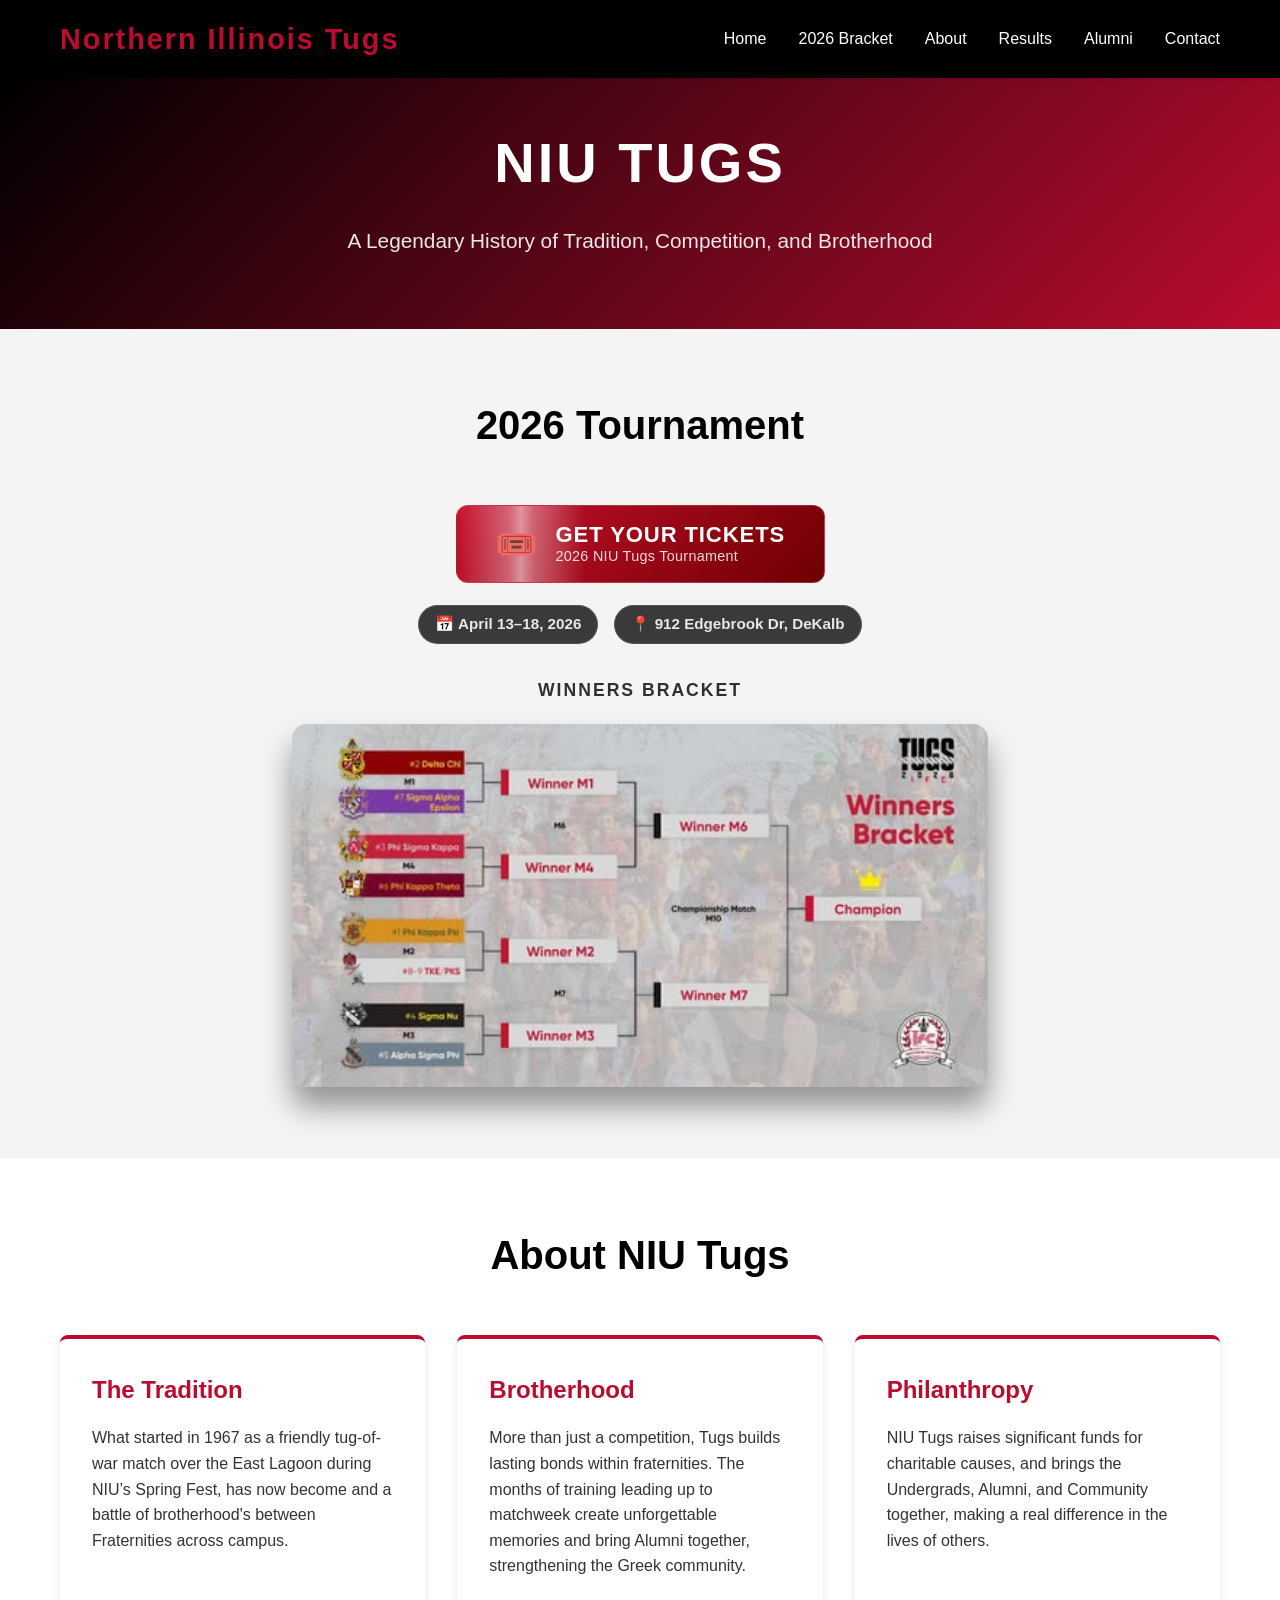
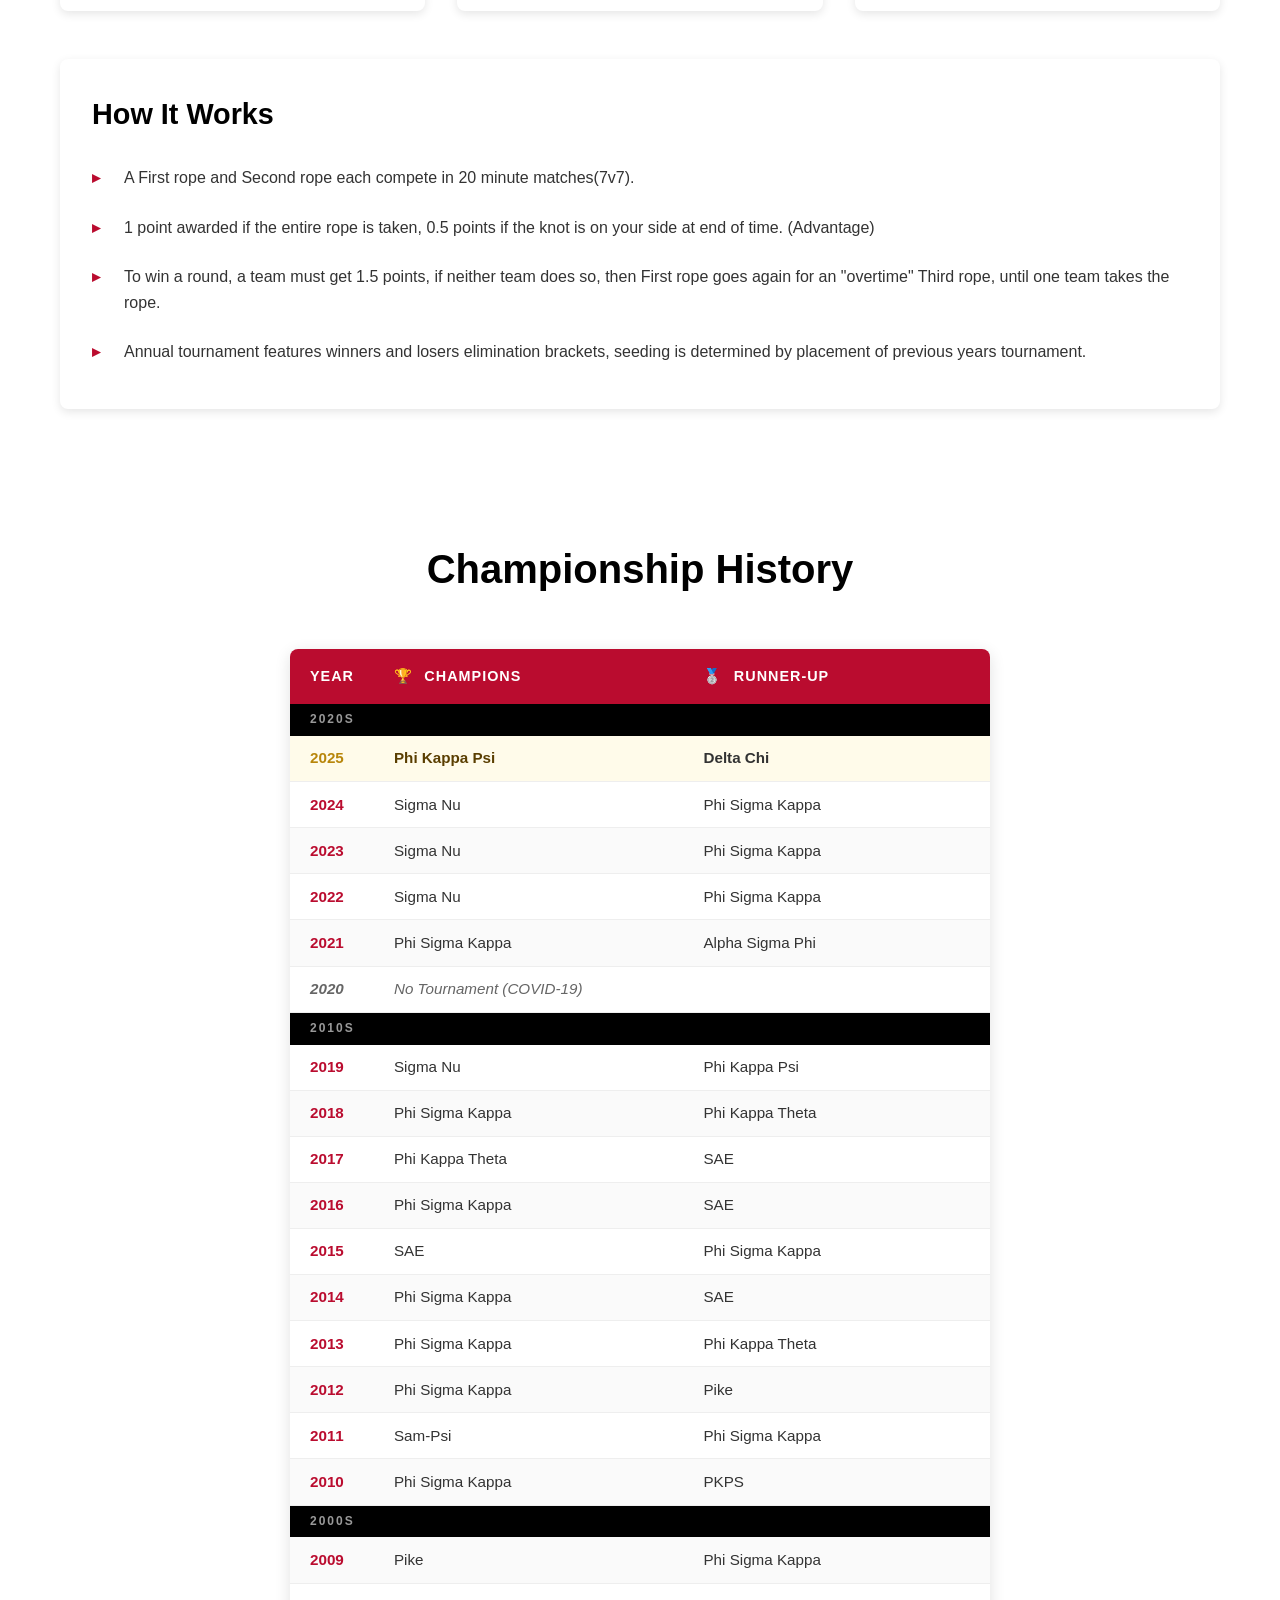
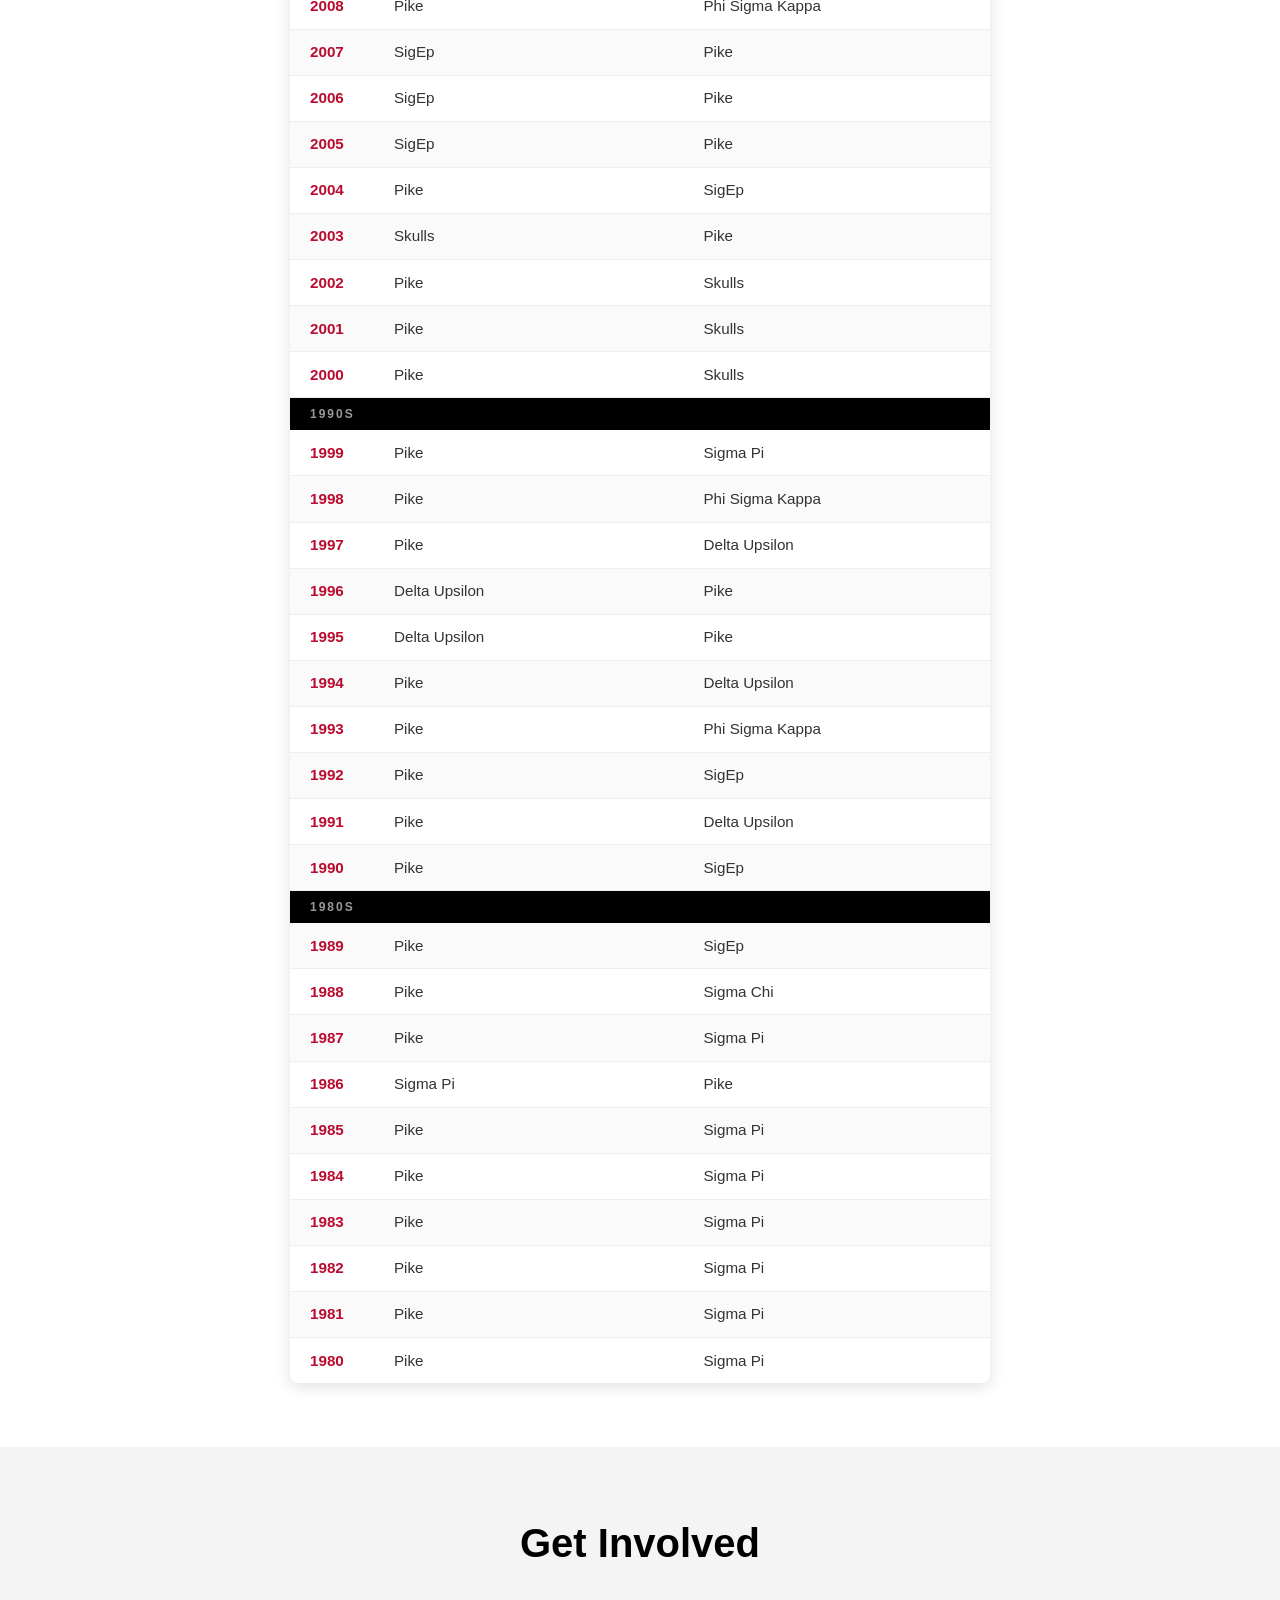
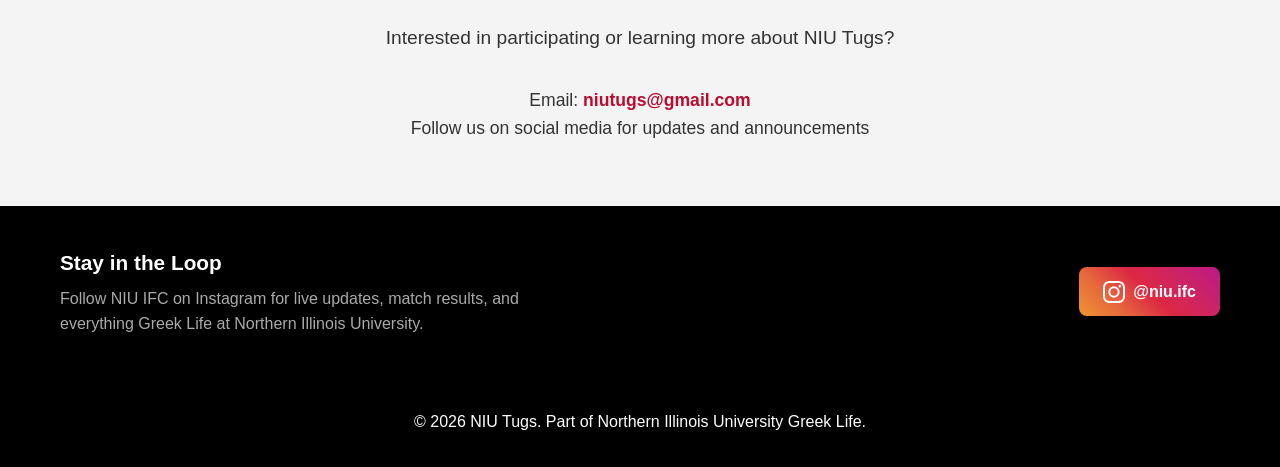
<file: index.html>
<!DOCTYPE html>
<html lang="en">
<head>
    <meta charset="UTF-8">
    <meta name="viewport" content="width=device-width, initial-scale=1.0">
    <title>NIU Tugs 2026 — Tournament Week April 13–18 | NIU Greek Life</title>
    <meta name="description" content="The 2026 NIU Tugs tournament is here. Tournament week runs April 13–18 on NIU campus. View the bracket, results history, and learn about this 60-year Greek fraternity tradition.">
    <meta property="og:title" content="NIU Tugs 2026 — Tournament Week April 13–18">
    <meta property="og:description" content="The 2026 NIU Tugs bracket is set. Tournament week runs April 13–18 on NIU campus. 60 years of tug-of-war tradition in NIU Greek Life.">
    <meta property="og:image" content="https://niutugs.com/Wbracket2026.jpg">
    <meta property="og:url" content="https://niutugs.com">
    <meta property="og:type" content="website">
    <link rel="stylesheet" href="styles.css">
</head>
<body>
    <header>
        <nav>
            <div class="container">
                <h1 class="logo">Northern Illinois Tugs</h1>
                <ul class="nav-links">
                    <li><a href="#home">Home</a></li>
                    <li><a href="#tournament">2026 Bracket</a></li>
                    <li><a href="#about">About</a></li>
                    <li><a href="#results">Results</a></li>
                    <li><a href="alumni.html">Alumni</a></li>
                    <li><a href="#contact">Contact</a></li>
                </ul>
            </div>
        </nav>
    </header>

    <section id="home" class="hero">
        <div class="hero-content">
            <h2>NIU Tugs</h2>
            <p class="tagline">A Legendary History of Tradition, Competition, and Brotherhood</p>
        </div>
    </section>

    <section id="tournament" class="section section-dark">
        <div class="container">
            <h2>2026 Tournament</h2>
            <div class="btn-tickets-wrap">
                <a href="https://niuifc.crowdchange.co/58517?utm_source=ig&utm_medium=social&utm_content=link_in_bio&fbclid=PAZXh0bgNhZW0CMTEAc3J0YwZhcHBfaWQMMjU2MjgxMDQwNTU4AAGn2H4PxRB5b4_q0HR2CeDqmy2hCF09oD0bhwdTK_wP4nHBpM2VKMybb9nrBdA_aem_qrv4jBxaB9uOyIC0-kVtwQ" target="_blank" rel="noopener" class="btn-tickets">
                    <span class="btn-tickets-icon">🎟️</span>
                    <span class="btn-tickets-text">
                        <span class="btn-tickets-label">Get Your Tickets</span>
                        <span class="btn-tickets-sub">2026 NIU Tugs Tournament</span>
                    </span>
                </a>
            </div>
            <div class="tournament-meta">
                <span class="tournament-badge">&#128197; April 13–18, 2026</span>
                <a href="https://www.google.com/maps/place/912+Edgebrook+Dr,+DeKalb,+IL+60115/@41.9468207,-88.768852,364m/data=!3m1!1e3!4m6!3m5!1s0x880f2addf4143705:0xee4ebbb374c01831!8m2!3d41.9468027!4d-88.7689575!16s%2Fg%2F11c25qjf4_?entry=ttu&g_ep=EgoyMDI2MDQwMS4wIKXMDSoASAFQAw%3D%3D" target="_blank" rel="noopener" class="tournament-badge tournament-badge-link">&#128205; 912 Edgebrook Dr, DeKalb</a>
            </div>
            <h3 class="bracket-label">Winners Bracket</h3>
            <div class="bracket-img-wrap">
                <img src="Wbracket2026.jpg" alt="2026 NIU Tugs Winners Bracket" class="bracket-img">
            </div>
        </div>
    </section>

    <section id="about" class="section">
        <div class="container">
            <h2>About NIU Tugs</h2>
            <div class="about-grid">
                <div class="about-card">
                    <h3>The Tradition</h3>
                    <p>What started in 1967 as a friendly tug-of-war match over the East Lagoon during NIU’s Spring Fest, has now become and a battle of brotherhood's between Fraternities across campus.</p>
                </div>
                <div class="about-card">
                    <h3>Brotherhood</h3>
                    <p>More than just a competition, Tugs builds lasting bonds within fraternities. The months of training leading up to matchweek create unforgettable memories and bring Alumni together, strengthening the Greek community.</p>
                </div>
                <div class="about-card">
                    <h3>Philanthropy</h3>
                    <p>NIU Tugs raises significant funds for charitable causes, and brings the Undergrads, Alumni, and Community together, making a real difference in the lives of others.</p>
                </div>
            </div>

            <div class="rules-section">
                <h3>How It Works</h3>
                <ul class="rules-list">
                    <li>A First rope and Second rope each compete in 20 minute matches(7v7).  </li>
                    <li>1 point awarded if the entire rope is taken, 0.5 points if the knot is on your side at end of time. (Advantage)</li>
                    <li>To win a round, a team must get 1.5 points, if neither team does so, then First rope goes again for an "overtime" Third rope, until one team takes the rope.  </li>
                    <li>Annual tournament features winners and losers elimination brackets, seeding is determined by placement of previous years tournament.</li>
                </ul>
            </div>
        </div>
    </section>

    <section id="results" class="section">
        <div class="container">
            <h2>Championship History</h2>
            <table class="results-table">
                <thead>
                    <tr>
                        <th>Year</th>
                        <th><span class="medal gold">&#127942;</span> Champions</th>
                        <th><span class="medal silver">&#129352;</span> Runner-Up</th>
                    </tr>
                </thead>
                <tbody>
                    <tr class="decade-header"><td colspan="3">2020s</td></tr>
                    <tr class="recent-champion"><td>2025</td><td>Phi Kappa Psi</td><td>Delta Chi</td></tr>
                    <tr><td>2024</td><td>Sigma Nu</td><td>Phi Sigma Kappa</td></tr>
                    <tr><td>2023</td><td>Sigma Nu</td><td>Phi Sigma Kappa</td></tr>
                    <tr><td>2022</td><td>Sigma Nu</td><td>Phi Sigma Kappa</td></tr>
                    <tr><td>2021</td><td>Phi Sigma Kappa</td><td>Alpha Sigma Phi</td></tr>
                    <tr class="no-tournament"><td>2020</td><td colspan="2">No Tournament (COVID-19)</td></tr>
                    <tr class="decade-header"><td colspan="3">2010s</td></tr>
                    <tr><td>2019</td><td>Sigma Nu</td><td>Phi Kappa Psi</td></tr>
                    <tr><td>2018</td><td>Phi Sigma Kappa</td><td>Phi Kappa Theta</td></tr>
                    <tr><td>2017</td><td>Phi Kappa Theta</td><td>SAE</td></tr>
                    <tr><td>2016</td><td>Phi Sigma Kappa</td><td>SAE</td></tr>
                    <tr><td>2015</td><td>SAE</td><td>Phi Sigma Kappa</td></tr>
                    <tr><td>2014</td><td>Phi Sigma Kappa</td><td>SAE</td></tr>
                    <tr><td>2013</td><td>Phi Sigma Kappa</td><td>Phi Kappa Theta</td></tr>
                    <tr><td>2012</td><td>Phi Sigma Kappa</td><td>Pike</td></tr>
                    <tr><td>2011</td><td>Sam-Psi</td><td>Phi Sigma Kappa</td></tr>
                    <tr><td>2010</td><td>Phi Sigma Kappa</td><td>PKPS</td></tr>
                    <tr class="decade-header"><td colspan="3">2000s</td></tr>
                    <tr><td>2009</td><td>Pike</td><td>Phi Sigma Kappa</td></tr>
                    <tr><td>2008</td><td>Pike</td><td>Phi Sigma Kappa</td></tr>
                    <tr><td>2007</td><td>SigEp</td><td>Pike</td></tr>
                    <tr><td>2006</td><td>SigEp</td><td>Pike</td></tr>
                    <tr><td>2005</td><td>SigEp</td><td>Pike</td></tr>
                    <tr><td>2004</td><td>Pike</td><td>SigEp</td></tr>
                    <tr><td>2003</td><td>Skulls</td><td>Pike</td></tr>
                    <tr><td>2002</td><td>Pike</td><td>Skulls</td></tr>
                    <tr><td>2001</td><td>Pike</td><td>Skulls</td></tr>
                    <tr><td>2000</td><td>Pike</td><td>Skulls</td></tr>
                    <tr class="decade-header"><td colspan="3">1990s</td></tr>
                    <tr><td>1999</td><td>Pike</td><td>Sigma Pi</td></tr>
                    <tr><td>1998</td><td>Pike</td><td>Phi Sigma Kappa</td></tr>
                    <tr><td>1997</td><td>Pike</td><td>Delta Upsilon</td></tr>
                    <tr><td>1996</td><td>Delta Upsilon</td><td>Pike</td></tr>
                    <tr><td>1995</td><td>Delta Upsilon</td><td>Pike</td></tr>
                    <tr><td>1994</td><td>Pike</td><td>Delta Upsilon</td></tr>
                    <tr><td>1993</td><td>Pike</td><td>Phi Sigma Kappa</td></tr>
                    <tr><td>1992</td><td>Pike</td><td>SigEp</td></tr>
                    <tr><td>1991</td><td>Pike</td><td>Delta Upsilon</td></tr>
                    <tr><td>1990</td><td>Pike</td><td>SigEp</td></tr>
                    <tr class="decade-header"><td colspan="3">1980s</td></tr>
                    <tr><td>1989</td><td>Pike</td><td>SigEp</td></tr>
                    <tr><td>1988</td><td>Pike</td><td>Sigma Chi</td></tr>
                    <tr><td>1987</td><td>Pike</td><td>Sigma Pi</td></tr>
                    <tr><td>1986</td><td>Sigma Pi</td><td>Pike</td></tr>
                    <tr><td>1985</td><td>Pike</td><td>Sigma Pi</td></tr>
                    <tr><td>1984</td><td>Pike</td><td>Sigma Pi</td></tr>
                    <tr><td>1983</td><td>Pike</td><td>Sigma Pi</td></tr>
                    <tr><td>1982</td><td>Pike</td><td>Sigma Pi</td></tr>
                    <tr><td>1981</td><td>Pike</td><td>Sigma Pi</td></tr>
                    <tr><td>1980</td><td>Pike</td><td>Sigma Pi</td></tr>
                </tbody>
            </table>
        </div>
    </section>

    <section id="contact" class="section section-dark">
        <div class="container">
            <h2>Get Involved</h2>
            <p class="contact-intro">Interested in participating or learning more about NIU Tugs?</p>
            <div class="contact-info">
                <p>Email: <a href="mailto:niutugs@gmail.com">niutugs@gmail.com</a></p>
                <p>Follow us on social media for updates and announcements</p>
            </div>
        </div>
    </section>

    <section class="section ifc-follow">
        <div class="container ifc-follow-inner">
            <div class="ifc-text">
                <h3>Stay in the Loop</h3>
                <p>Follow NIU IFC on Instagram for live updates, match results, and everything Greek Life at Northern Illinois University.</p>
            </div>
            <a href="https://www.instagram.com/niu.ifc/" target="_blank" rel="noopener" class="ifc-btn">
                <svg xmlns="http://www.w3.org/2000/svg" width="22" height="22" viewBox="0 0 24 24" fill="currentColor" style="vertical-align:middle;margin-right:8px"><path d="M12 2.163c3.204 0 3.584.012 4.85.07 1.366.062 2.633.334 3.608 1.308.975.975 1.246 2.242 1.308 3.608.058 1.266.07 1.646.07 4.85s-.012 3.584-.07 4.85c-.062 1.366-.334 2.633-1.308 3.608-.975.975-2.242 1.246-3.608 1.308-1.266.058-1.646.07-4.85.07s-3.584-.012-4.85-.07c-1.366-.062-2.633-.334-3.608-1.308-.975-.975-1.246-2.242-1.308-3.608C2.175 15.584 2.163 15.204 2.163 12s.012-3.584.07-4.85c.062-1.366.334-2.633 1.308-3.608.975-.975 2.242-1.246 3.608-1.308C8.416 2.175 8.796 2.163 12 2.163zm0-2.163C8.741 0 8.332.014 7.052.072 5.197.157 3.355.673 2.014 2.014.673 3.355.157 5.197.072 7.052.014 8.332 0 8.741 0 12c0 3.259.014 3.668.072 4.948.085 1.855.601 3.697 1.942 5.038 1.341 1.341 3.183 1.857 5.038 1.942C8.332 23.986 8.741 24 12 24s3.668-.014 4.948-.072c1.855-.085 3.697-.601 5.038-1.942 1.341-1.341 1.857-3.183 1.942-5.038.058-1.28.072-1.689.072-4.948s-.014-3.668-.072-4.948c-.085-1.855-.601-3.697-1.942-5.038C20.645.673 18.803.157 16.948.072 15.668.014 15.259 0 12 0zm0 5.838a6.162 6.162 0 1 0 0 12.324 6.162 6.162 0 0 0 0-12.324zm0 10.162a4 4 0 1 1 0-8 4 4 0 0 1 0 8zm6.406-11.845a1.44 1.44 0 1 0 0 2.881 1.44 1.44 0 0 0 0-2.881z"/></svg>
                @niu.ifc
            </a>
        </div>
    </section>

    <footer>
        <div class="container">
            <p>&copy; 2026 NIU Tugs. Part of Northern Illinois University Greek Life.</p>
        </div>
    </footer>

    <script src="script.js"></script>
</body>
</html>
</file>
<file: styles.css>
* {
    margin: 0;
    padding: 0;
    box-sizing: border-box;
}

:root {
    --niu-red: #BA0C2F;
    --niu-black: #000000;
    --light-gray: #f4f4f4;
    --medium-gray: #666;
    --white: #ffffff;
}

body {
    font-family: 'Segoe UI', Tahoma, Geneva, Verdana, sans-serif;
    line-height: 1.6;
    color: #333;
}

.container {
    max-width: 1200px;
    margin: 0 auto;
    padding: 0 20px;
}

/* Header & Navigation */
header {
    background: var(--niu-black);
    color: var(--white);
    padding: 1rem 0;
    position: sticky;
    top: 0;
    z-index: 100;
    box-shadow: 0 2px 5px rgba(0,0,0,0.1);
}

header .container {
    display: flex;
    justify-content: space-between;
    align-items: center;
}

.logo {
    color: var(--niu-red);
    font-size: 1.8rem;
    font-weight: bold;
    letter-spacing: 2px;
}

.nav-links {
    display: flex;
    list-style: none;
    gap: 2rem;
}

.nav-links a {
    color: var(--white);
    text-decoration: none;
    font-weight: 500;
    transition: color 0.3s;
}

.nav-links a:hover {
    color: var(--niu-red);
}

/* Hero Section */
.hero {
    background: linear-gradient(135deg, var(--niu-black) 0%, var(--niu-red) 100%);
    color: var(--white);
    padding: 2.5rem 2rem;
    text-align: center;
}

.hero-content h2 {
    font-size: 3.5rem;
    margin-bottom: 1rem;
    text-transform: uppercase;
    letter-spacing: 3px;
}

.tagline {
    font-size: 1.3rem;
    margin-bottom: 2rem;
    opacity: 0.9;
}

.cta-button {
    display: inline-block;
    background: var(--white);
    color: var(--niu-red);
    padding: 1rem 2.5rem;
    text-decoration: none;
    border-radius: 5px;
    font-weight: bold;
    font-size: 1.1rem;
    transition: transform 0.3s, box-shadow 0.3s;
}

.cta-button:hover {
    transform: translateY(-3px);
    box-shadow: 0 5px 15px rgba(0,0,0,0.3);
}

/* Sections */
.section {
    padding: 4rem 2rem;
}

.section-dark {
    background: var(--light-gray);
}

.section h2 {
    text-align: center;
    font-size: 2.5rem;
    margin-bottom: 3rem;
    color: var(--niu-black);
}

/* About Section */
.about-grid {
    display: grid;
    grid-template-columns: repeat(auto-fit, minmax(300px, 1fr));
    gap: 2rem;
    margin-bottom: 3rem;
}

.about-card {
    background: var(--white);
    padding: 2rem;
    border-radius: 8px;
    box-shadow: 0 3px 10px rgba(0,0,0,0.1);
    border-top: 4px solid var(--niu-red);
}

.about-card h3 {
    color: var(--niu-red);
    margin-bottom: 1rem;
    font-size: 1.5rem;
}

.rules-section {
    background: var(--white);
    padding: 2rem;
    border-radius: 8px;
    box-shadow: 0 3px 10px rgba(0,0,0,0.1);
    margin-top: 2rem;
}

.rules-section h3 {
    color: var(--niu-black);
    margin-bottom: 1rem;
    font-size: 1.8rem;
}

.rules-list {
    list-style: none;
    padding-left: 0;
}

.rules-list li {
    padding: 0.75rem 0;
    padding-left: 2rem;
    position: relative;
}

.rules-list li:before {
    content: "▸";
    color: var(--niu-red);
    font-weight: bold;
    position: absolute;
    left: 0;
}

/* Schedule Section */
.schedule-container {
    max-width: 800px;
    margin: 0 auto;
}

.schedule-item {
    background: var(--white);
    padding: 1.5rem;
    margin-bottom: 1.5rem;
    border-radius: 8px;
    box-shadow: 0 3px 10px rgba(0,0,0,0.1);
    display: flex;
    gap: 2rem;
    align-items: center;
    border-left: 5px solid var(--niu-red);
}

.schedule-item.highlight {
    background: var(--niu-red);
    color: var(--white);
    border-left: 5px solid var(--niu-black);
}

.date {
    font-weight: bold;
    font-size: 1.1rem;
    min-width: 150px;
    color: var(--niu-red);
}

.schedule-item.highlight .date {
    color: var(--white);
}

.event-details h3 {
    margin-bottom: 0.5rem;
    color: var(--niu-black);
}

.schedule-item.highlight .event-details h3 {
    color: var(--white);
}

.location {
    font-style: italic;
    color: var(--medium-gray);
    font-size: 0.9rem;
}

.schedule-item.highlight .location {
    color: rgba(85, 239, 54, 0.956);
}

/* Results Section */
.results-table {
    width: 100%;
    max-width: 700px;
    margin: 0 auto;
    border-collapse: collapse;
    background: var(--white);
    border-radius: 8px;
    overflow: hidden;
    box-shadow: 0 4px 16px rgba(0,0,0,0.12);
}

.results-table thead {
    background: var(--niu-red);
    color: var(--white);
}

.results-table th {
    padding: 1rem 1.25rem;
    text-align: left;
    font-size: 0.9rem;
    letter-spacing: 1px;
    text-transform: uppercase;
}

.medal {
    margin-right: 0.4rem;
    font-style: normal;
}

.results-table td {
    padding: 0.65rem 1.25rem;
    border-bottom: 1px solid #eee;
    font-size: 0.95rem;
}

.results-table tbody tr:not(.decade-header):nth-child(even) {
    background: #fafafa;
}

.results-table tbody tr:not(.decade-header):not(.no-tournament):hover {
    background: #f0e8ea;
    cursor: default;
}

.results-table tbody tr:last-child td {
    border-bottom: none;
}

.results-table td:first-child {
    font-weight: bold;
    color: var(--niu-red);
    width: 80px;
}

/* Decade group headers */
.results-table tr.decade-header td {
    background: var(--niu-black);
    color: rgba(255,255,255,0.6);
    font-size: 0.75rem;
    font-weight: bold;
    letter-spacing: 2px;
    text-transform: uppercase;
    padding: 0.4rem 1.25rem;
    border-bottom: none;
}

/* Most recent champion row */
.results-table tr.recent-champion td {
    background: #fffbea;
    font-weight: 600;
}

.results-table tr.recent-champion td:first-child {
    color: #b8860b;
}

.results-table tr.recent-champion td:nth-child(2) {
    color: #5a3e00;
}

.results-table tr.no-tournament td {
    color: var(--medium-gray);
    font-style: italic;
    text-align: left;
}

/* Contact Section */
.contact-intro {
    text-align: center;
    font-size: 1.2rem;
    margin-bottom: 2rem;
}

.contact-info {
    text-align: center;
    font-size: 1.1rem;
}

.contact-info a {
    color: var(--niu-red);
    text-decoration: none;
    font-weight: bold;
}

.contact-info a:hover {
    text-decoration: underline;
}

/* Footer */
footer {
    background: var(--niu-black);
    color: var(--white);
    text-align: center;
    padding: 2rem;
}

/* 2026 Tournament Section */
.tournament-meta {
    display: flex;
    gap: 1rem;
    justify-content: center;
    margin-bottom: 2rem;
    flex-wrap: wrap;
}

.tournament-badge {
    background: #3a3a3a;
    color: #e8e8e8;
    padding: 0.4rem 1rem;
    border-radius: 20px;
    font-weight: 600;
    font-size: 0.95rem;
    border: 1px solid rgba(255,255,255,0.12);
}

.bracket-label {
    text-align: center;
    font-size: 1.1rem;
    text-transform: uppercase;
    letter-spacing: 2px;
    color: var(--niu-black);
    margin-bottom: 1.2rem;
    opacity: 0.8;
}

.bracket-img-wrap {
    text-align: center;
}

.bracket-img {
    width: 60%;
    max-width: 1100px;
    border-radius: 15px;
    box-shadow: 0 20px 30px rgba(0,0,0,0.4);
}

.tournament-badge-link {
    text-decoration: none;
    transition: opacity 0.2s;
}

.tournament-badge-link:hover {
    opacity: 0.8;
}

.btn-tickets-wrap {
    text-align: center;
    margin-bottom: 1.4rem;
}

/* --- Ticket Button v1 (pulse glow) ---
@keyframes ticket-pulse {
    0%, 100% { box-shadow: 0 0 0 0 rgba(200, 16, 46, 0.5), 0 4px 16px rgba(0,0,0,0.4); }
    50%       { box-shadow: 0 0 0 8px rgba(200, 16, 46, 0),  0 4px 16px rgba(0,0,0,0.4); }
}
.btn-tickets { animation: ticket-pulse 2.2s ease-in-out infinite; }
.btn-tickets:hover { animation: none; box-shadow: 0 6px 20px rgba(200,16,46,0.55); }
--- end v1 --- */

/* --- Ticket Button v2 (shimmer sweep + double-ring pulse) --- */
@keyframes ticket-rings {
    0%   { box-shadow: 0 0 0 0   rgba(200,16,46,0.6), 0 0 0 0   rgba(200,16,46,0.25), 0 6px 22px rgba(0,0,0,0.45); }
    60%  { box-shadow: 0 0 0 10px rgba(200,16,46,0),   0 0 0 22px rgba(200,16,46,0),   0 6px 22px rgba(0,0,0,0.45); }
    100% { box-shadow: 0 0 0 0   rgba(200,16,46,0),   0 0 0 0   rgba(200,16,46,0),   0 6px 22px rgba(0,0,0,0.45); }
}

/* shimmer v1 ---
@keyframes ticket-shimmer {
    0%   { transform: translateX(-120%) skewX(-20deg); }
    100% { transform: translateX(320%)  skewX(-20deg); }
}
.btn-tickets::before {
    width: 40%;
    background: linear-gradient(90deg, transparent 0%, rgba(255,255,255,0.22) 50%, transparent 100%);
    animation: ticket-shimmer 3.5s ease-in-out infinite;
    animation-delay: 1s;
}
--- end shimmer v1 */

/* shimmer v2: double-tap flash */
@keyframes ticket-shimmer {
    0%          { transform: translateX(-160%) skewX(-18deg); opacity: 1; }
    25%         { transform: translateX(280%)  skewX(-18deg); opacity: 1; }
    25.01%      { transform: translateX(-160%) skewX(-18deg); opacity: 0; }
    32%         { transform: translateX(-160%) skewX(-18deg); opacity: 1; }
    57%         { transform: translateX(280%)  skewX(-18deg); opacity: 1; }
    57.01%, 100%{ transform: translateX(-160%) skewX(-18deg); opacity: 0; }
}

.btn-tickets {
    display: inline-flex;
    align-items: center;
    gap: 1.1rem;
    padding: 1rem 2.4rem;
    background: linear-gradient(135deg, #c8102e 0%, #6e0000 100%);
    color: #fff;
    border-radius: 12px;
    text-decoration: none;
    position: relative;
    overflow: hidden;
    animation: ticket-rings 2.6s ease-out infinite;
    transition: transform 0.15s, filter 0.15s;
    border: 1px solid rgba(255,255,255,0.18);
    cursor: pointer;
    touch-action: manipulation;
    -webkit-tap-highlight-color: rgba(255,255,255,0.1);
}

.btn-tickets::before {
    content: '';
    position: absolute;
    top: -10%;
    left: 0;
    width: 35%;
    height: 120%;
    background: linear-gradient(90deg, transparent 0%, rgba(255,255,255,0.35) 40%, rgba(255,255,255,0.55) 50%, rgba(255,255,255,0.35) 60%, transparent 100%);
    animation: ticket-shimmer 5.5s ease-in-out infinite;
    animation-delay: 1.2s;
    pointer-events: none;
    z-index: 0;
}

.btn-tickets-icon,
.btn-tickets-text {
    position: relative;
    z-index: 1;
}

.btn-tickets:hover {
    transform: translateY(-2px) scale(1.03);
    filter: brightness(1.15);
    animation: none;
    box-shadow: 0 0 0 14px rgba(200,16,46,0), 0 8px 28px rgba(200,16,46,0.6);
}

.btn-tickets-icon {
    font-size: 2.15rem;
    line-height: 1;
}

.btn-tickets-text {
    display: flex;
    flex-direction: column;
    align-items: flex-start;
    line-height: 1.2;
}

.btn-tickets-label {
    font-size: 1.38rem;
    font-weight: 800;
    letter-spacing: 0.04em;
    text-transform: uppercase;
}

.btn-tickets-sub {
    font-size: 0.9rem;
    font-weight: 400;
    opacity: 0.85;
    letter-spacing: 0.02em;
}

/* IFC Follow Section */
.ifc-follow {
    background: var(--niu-black);
    padding: 2.5rem 0;
}

.ifc-follow-inner {
    display: flex;
    align-items: center;
    justify-content: space-between;
    gap: 2rem;
    flex-wrap: wrap;
}

.ifc-text h3 {
    color: var(--white);
    font-size: 1.3rem;
    margin-bottom: 0.4rem;
}

.ifc-text p {
    color: #aaa;
    max-width: 500px;
}

.ifc-btn {
    display: inline-flex;
    align-items: center;
    background: linear-gradient(45deg, #f09433, #e6683c, #dc2743, #cc2366, #bc1888);
    color: var(--white);
    padding: 0.75rem 1.5rem;
    border-radius: 8px;
    font-weight: 700;
    font-size: 1rem;
    text-decoration: none;
    white-space: nowrap;
    transition: opacity 0.2s;
    cursor: pointer;
    touch-action: manipulation;
    -webkit-tap-highlight-color: rgba(255,255,255,0.1);
}

.ifc-btn:hover {
    opacity: 0.85;
}

/* Responsive Design */

/* Tablet */
@media (max-width: 768px) {
    header .container {
        flex-direction: column;
        gap: 0.75rem;
    }

    .nav-links {
        gap: 0.6rem 1rem;
        flex-wrap: wrap;
        justify-content: center;
    }

    .hero-content h2 {
        font-size: 2.5rem;
    }

    .schedule-item {
        flex-direction: column;
        text-align: center;
    }

    .date {
        min-width: auto;
    }

    .bracket-img {
        width: 92%;
    }

    .ifc-follow-inner {
        flex-direction: column;
        align-items: center;
        text-align: center;
    }

    .ifc-text p {
        max-width: 100%;
    }
}

/* Phone */
@media (max-width: 480px) {
    .logo {
        font-size: 1.3rem;
        letter-spacing: 1px;
    }

    .nav-links {
        gap: 0.4rem 0.75rem;
    }

    .nav-links a {
        font-size: 0.85rem;
    }

    .hero-content h2 {
        font-size: 1.9rem;
        letter-spacing: 1px;
    }

    .tagline {
        font-size: 1rem;
        margin-bottom: 1rem;
    }

    .section {
        padding: 2rem 1rem;
    }

    .section h2 {
        font-size: 1.7rem;
        margin-bottom: 1.5rem;
    }

    .about-grid {
        grid-template-columns: 1fr;
    }

    .about-card {
        padding: 1.5rem;
    }

    .btn-tickets-wrap {
        display: flex;
        justify-content: center;
    }

    .btn-tickets {
        display: flex;
        width: 92%;
        justify-content: center;
        padding: 0.96rem 1rem;
        gap: 0.75rem;
    }

    .btn-tickets-icon {
        font-size: 1.7rem;
    }

    .btn-tickets-label {
        font-size: 1.05rem;
    }

    .btn-tickets-sub {
        font-size: 0.75rem;
    }

    .results-table th,
    .results-table td {
        padding: 0.5rem 0.6rem;
        font-size: 0.82rem;
    }

    .results-table tr.decade-header td {
        padding: 0.3rem 0.6rem;
        font-size: 0.7rem;
    }

    .bracket-img {
        width: 98%;
    }

    .bracket-label {
        font-size: 0.9rem;
        letter-spacing: 1px;
    }

    .rules-list li {
        padding-left: 1.25rem;
    }

    .ifc-btn {
        width: 100%;
        justify-content: center;
    }
}
</file>
